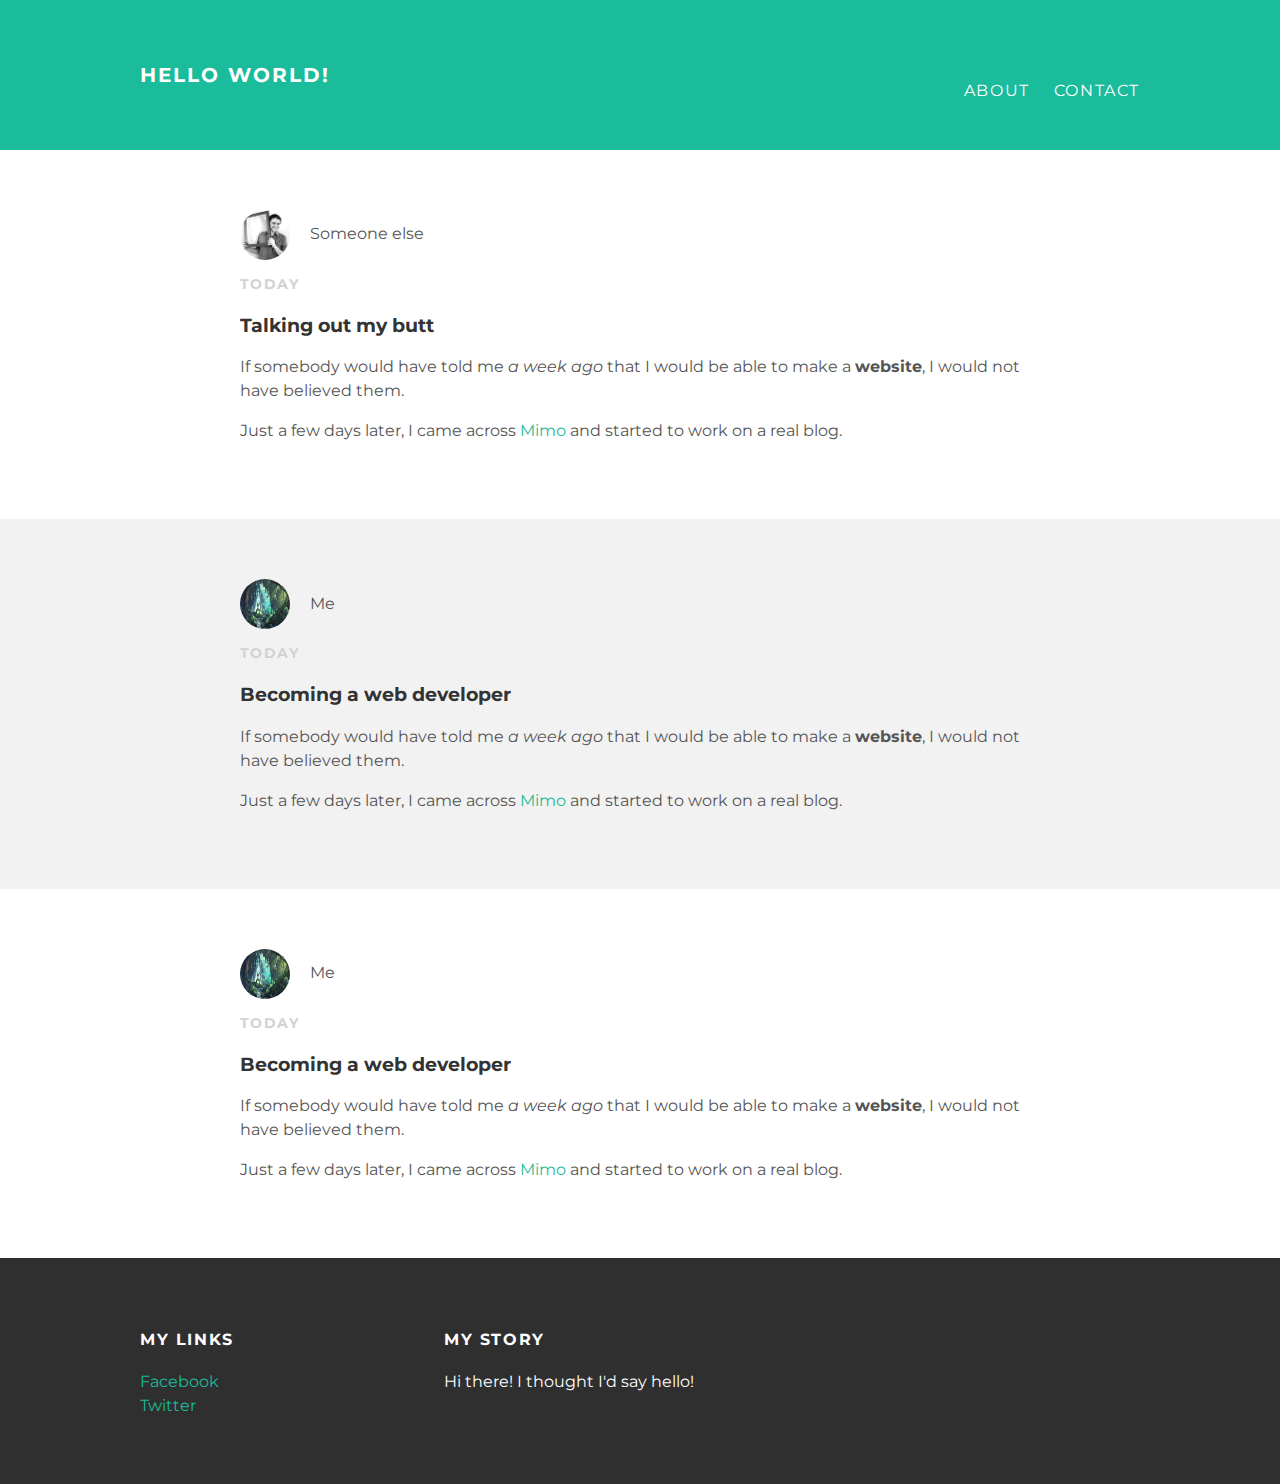
<file: index.html>
<!DOCTYPE html>
<html>
  <head>
    <title>Hello World!</title>
    <link rel="stylesheet" type="text/css" href="style.css">
  </head>
  <body>
    <div id="header">
      <div class="container">
        <a id="header-title" href="index.html">Hello World!</a>
        <ul id="header-nav">
          <li><a href="about.html">About</a></li>
          <li><a href="mailto:chris.booth.ct@gmail.com">Contact</a></li>
        </ul>
      </div>
    </div>
    <div id="content">
      <div class="post-container">
        <div class="post">
          <div class="post-author">
            <img src="me.jpg">
            <span>Someone else</span>
          </div>
          <p class="post-date">Today</p>
          <h3 class="post-title">Talking out my butt</h3>
          <div class="post-content">
            <p>If somebody would have told me <em>a week ago</em> that I would be able
              to make a <strong>website</strong>, I would not have believed them.</p>
            <p>Just a few days later, I came across <a href="https://getmimo.com/">Mimo</a>
              and started to work
            on a real blog.</p>
          </div>
        </div>
        <div class="post-container">
          <div class="post">
            <div class="post-author">
              <img src="mememe.jpg">
              <span>Me</span>
            </div>
            <p class="post-date">Today</p>
            <h3 class="post-title">Becoming a web developer</h3>
            <div class="post-content">
              <p>If somebody would have told me <em>a week ago</em> that I would be able
                to make a <strong>website</strong>, I would not have believed them.</p>
              <p>Just a few days later, I came across <a href="https://getmimo.com/">Mimo</a>
                and started to work
              on a real blog.</p>
            </div>
          </div>
        </div>
        <div class="post-container">
          <div class="post">
            <div class="post-author">
              <img src="mememe.jpg">
              <span>Me</span>
            </div>
            <p class="post-date">Today</p>
            <h3 class="post-title">Becoming a web developer</h3>
            <div class="post-content">
              <p>If somebody would have told me <em>a week ago</em> that I would be able
                to make a <strong>website</strong>, I would not have believed them.</p>
              <p>Just a few days later, I came across <a href="https://getmimo.com/">Mimo</a>
                and started to work
              on a real blog.</p>
            </div>
          </div>
        </div>
      </div>
    </div>
    <div id="footer">
      <div class="container">
        <div class="column">
          <h4>My Links</h4>
          <p>
            <a href="https://www.facebook.com/profile.php?id=563136348&ref=bookmarks">Facebook</a>
            <br>
            <a href="https://twitter.com/chrisbooth_360">Twitter</a>
          </p>
        </div>
        <div class="column">
          <h4>My Story</h4>
          <p>Hi there! I thought I'd say hello!</p>
        </div>
      </div>
    </div>
  </body>
</html>
</file>
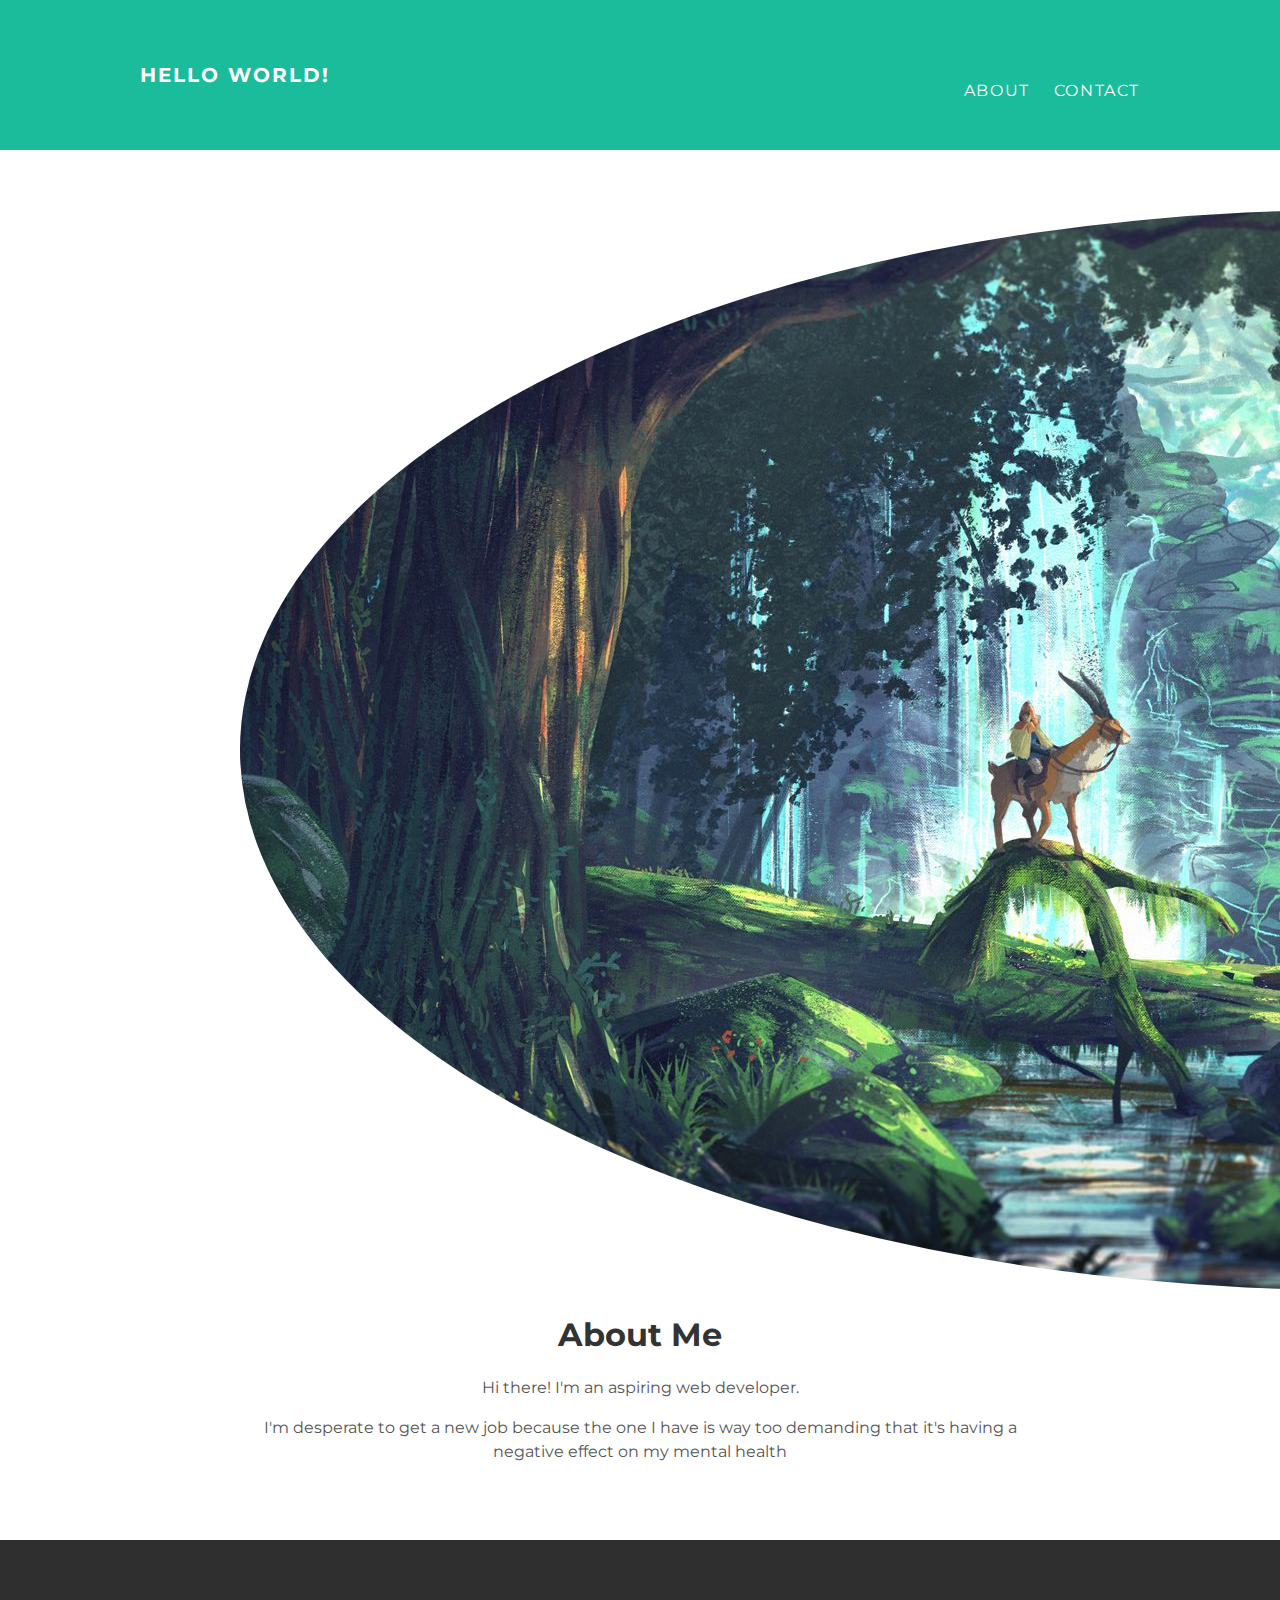
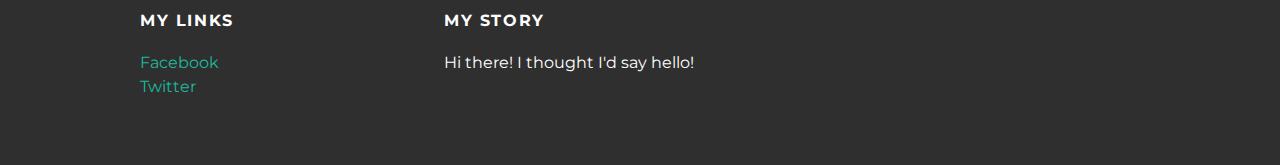
<file: about.html>
<!DOCTYPE html>
<html>
  <head>
    <title>Hello World!</title>
    <link rel="stylesheet" type="text/css" href="style.css">
  </head>
  <body>
    <div id="header">
      <div class="container">
        <a id="header-title" href="index.html">Hello World!</a>
        <ul id="header-nav">
          <li><a href="about.html">About</a></li>
          <li><a href="mailto:chris.booth.ct@gmail.com">Contact</a></li>
        </ul>
      </div>
    </div>
    <div id="content">
      <div class="container">
        <div class="about">
          <div class="about-author">
            <img src="mememe.jpg">
          </div>
          <h1 class="about-title">About Me</h1>
          <div class="about-content">
            <p>Hi there! I'm an aspiring web developer.</p>
            <p>I'm desperate to get a new job because the one I have is
            way too demanding that it's having a negative effect on my
            mental health</p>
          </div>
        </div>
      </div>
    </div>
    <div id="footer">
      <div class="container">
        <div class="column">
          <h4>My Links</h4>
          <p>
            <a href="https://www.facebook.com/profile.php?id=563136348&ref=bookmarks">Facebook</a>
            <br>
            <a href="https://twitter.com/chrisbooth_360">Twitter</a>
          </p>
        </div>
        <div class="column">
          <h4>My Story</h4>
          <p>Hi there! I thought I'd say hello!</p>
        </div>
      </div>
    </div>
  </body>
</html>
</file>
<file: style.css>
@import url(http://fonts.googleapis.com/css?family=Montserrat:400,700);

body {
  color: #555;
  margin: 0;
  font-family: 'Montserrat', sans-serif;
}

.post-author img, .about-author img {
  border-radius: 50%;
}

#header {
  background-color: #1abc9c;
  height: 150px;
  line-height: 150px;
}

#header a {
  color: white;
  text-decoration: none;
  text-transform: uppercase;
  letter-spacing: 0.1em;
}

#header a:hover {
  color: #222;
}

#header-title {
  display:block;
  float: left;
  font-size: 20px;
  font-weight: bold;
}

#header-nav {
  display: block;
  float: right;
}

#header-nav li {
  display: inline;
  padding-left: 20px;
  margin-top: 0;
}

.container {
  max-width: 1000px;
  margin: 0 auto;
}

#footer {
  background-color: #2f2f2f;
  padding: 50px 0;
}

#footer h4 {
  color: white;
  text-transform: uppercase;
  letter-spacing: 0.1em;
}

#footer p {
  color: white;
}

a {
  color: #1abc9c;
  text-decoration: none;
}
a:hover {
  color: #F6A623;
}

.column {
  min-width: 300px;
  display: inline-block;
  vertical-align: top;
}

.post, .about {
  max-width: 800px;
  margin: 0 auto;
  padding: 60px 0;
}

.post-author img {
  width: 50px;
  height: 50px;
  vertical-align: middle;

}

.post-author span {
  margin-left: 16px;
}

.post-date {
  color: #D2D2D2;
  font-size: 14px;
  font-weight: bold;
  text-transform: uppercase;
  letter-spacing: 0.1em;
}

h1, h2, h3, h4 {
  color: #333;
}

p {
  line-height: 1.5;
}

.post-container:nth-child(even) {
  background-color: #f2f2f2;
}

.about {
  text-align: center;
}
</file>
